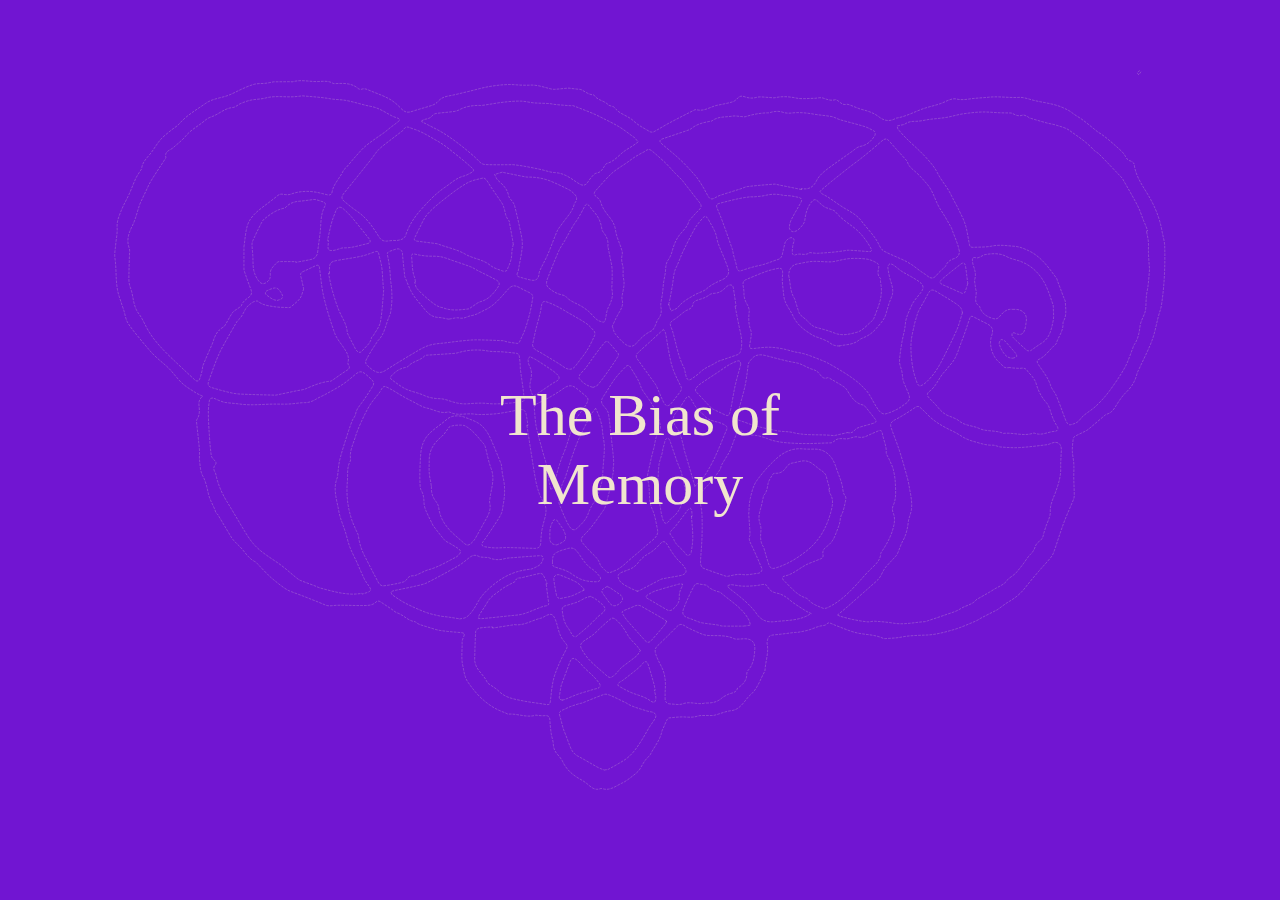
<file: index.html>
<!DOCTYPE html>
<html lang="en">
<head>
    <meta charset="UTF-8">
    <meta name="viewport" content="width=device-width, initial-scale=1.0">
    <title>The Bias of Memory</title>
    <link rel="stylesheet" href="style.css"> 

    <meta name="author" content="Saachi Mehta">
    <meta name="description" content="Critical Readings of Historical Documents">
    <link rel="icon" type="png" href="/Images/Favicon.png"></link>
</head>


<body>
    <div class="cover" onclick="this.classList.add('hidden')">
        <img src="/Images/beginning-flourish.svg" alt="flourish">
        <div class="cover-text">The Bias of<br> Memory</div>
    </div>

<div class="full-page">

    <div class="title-col"><div class="title-col-text">The Bias of Memory</div></div>

    <div class="main-content">
        <div class="header-img"><img src="/Images/image-forhomescreen.svg"></div>
            
        <div class="main-content-text">Friedrich Martens' "Voyage into Spitzberg and Greenland," a 17th-century travelogue documenting an Arctic expedition, serves as a critical lens through which to interrogate the very nature of historical documentation. This project emerges from a deep engagement with the archive—not as a neutral repository of facts, but as a contested space where power, perspective, and perception collide. By employing Saidiya Hartman's theory of critical fabulation, the work challenges the colonial gaze embedded in Martens' narrative, exposing the underlying mechanisms of erasure and control that shape historical storytelling.
            The research process itself became a profound meditation on the ethics of representation. Each archival exploration raised uncomfortable questions: Who has the right to tell these stories? How do we approach historical narratives without perpetuating the very extractive practices we seek to critique? Using the translucent medium of vellum, the project materializes these tensions, creating a visual metaphor for the layered, complex nature of historical interpretation. The transparency becomes a methodology—a way to simultaneously reveal and question, to make visible the margins and interstices of a narrative that once claimed absolute authority.
            At its core, this work is an act of radical reimagination. It seeks to deconstruct the colonial archive not through wholesale rejection, but through a feminist approach of empathy, care, and speculative storytelling. By carefully examining Martens' language, imagery, and underlying assumptions, the project opens up space for the voices that were systematically silenced—indigenous narratives, environmental relationships, and alternative ways of knowing that existed beyond the narrow European perspective of exploration and conquest.</div>
 
    </div>
    

    <div class="nav-bar-right">
        <div class="page-number"><a href="/pages/1-catalog-categorize/index.html">1</a></div>

        <div class="page-number"><a href="/pages/2-document-capture/index.html">2</a></div>

        <div class="page-number"><a href="/pages/3-illustrate-interpret/index.html">3</a></div>

        <div class="page-number"><a href="/pages/4-authority-archive/index.html">4</a></div>

        <div class="page-number"><a href="/pages/5-record-write/index.html">5</a></div>

        <div class="page-number"><a href="/pages/6-navigate-understand/index.html">6</a></div>

        <div class="page-number"><a href="/pages/7-singularview-exclusionary/index.html">7</a></div>

        <div class="page-number"><a href="/pages/8-explore-exploit/index.html">8</a></div>

        <div class="page-number"><a href="/pages/9-map-erase/index.html">9</a></div>
    </div>

   
    


</div>
<div class="doc-footer">Designed, Researched & Coded by Saachi M, for Type+Code, taught by GabrieL Drozdov, RISD 2024. </div>  

</body>
</html>
</file>
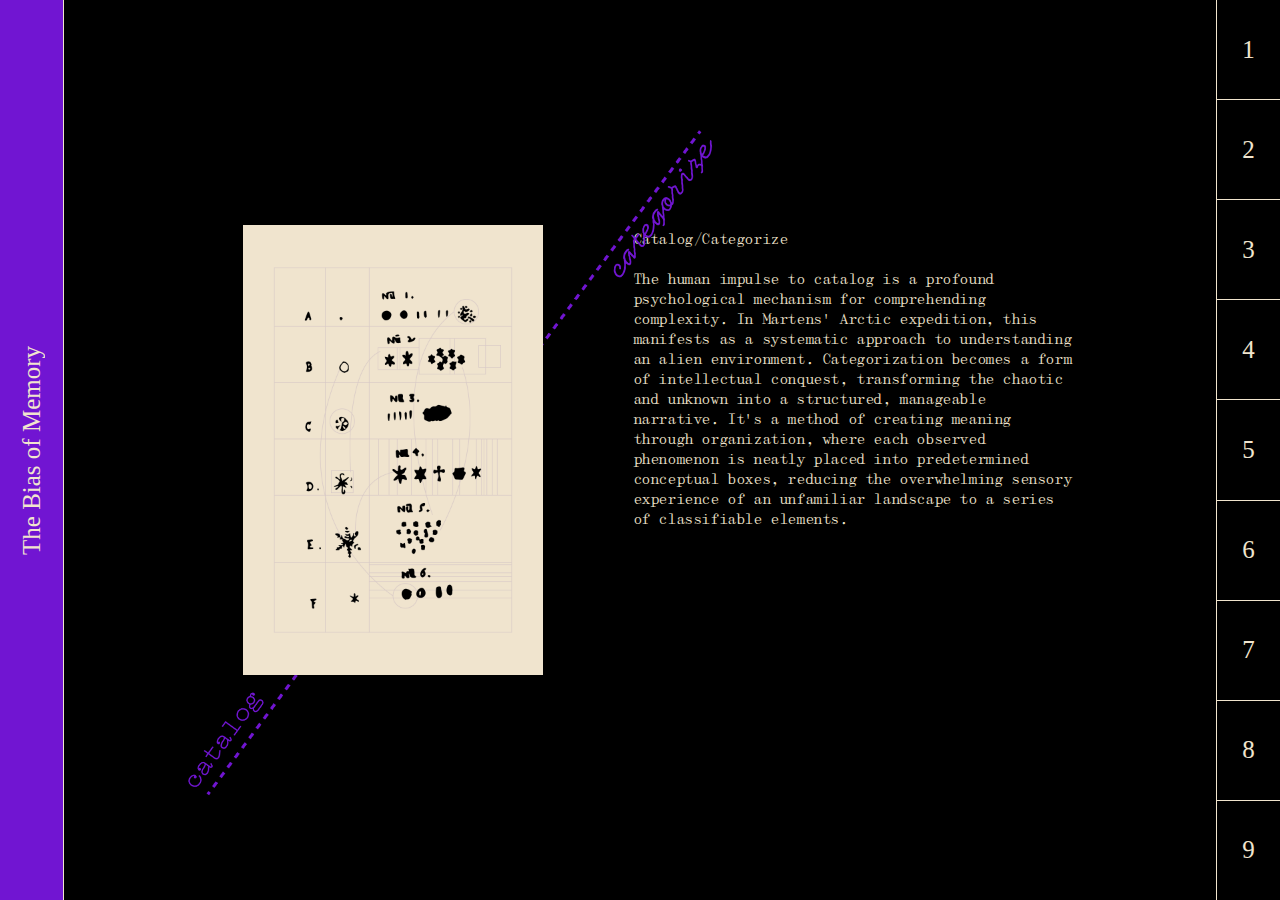
<file: pages/1-catalog-categorize/index.html>
<!DOCTYPE html>
<html lang="en">
<head>
    <meta charset="UTF-8">
    <meta name="viewport" content="width=device-width, initial-scale=1.0">
    <title>Catalog/Categorize</title>
    <!-- STYLE SHEET LINK -->
    <link rel="stylesheet" href="/style.css"> 

    <meta name="author" content="Saachi Mehta">
    <meta name="description" content="Critical Readings of Historical Documents">
    <link rel="icon" type="png" href="/Images/Favicon.png"></link>
</head>


<body>

   

<div class="full-page">

    <div class="title-col"><span class="title-col-text"><a href="/index.html">The Bias of Memory</a></span></div>

    <div class="main-content">
      
        
<div class="diagonal">
    <img src="/Images/catalog-categorize.png">
</div>

        <div class="card">
            <div class="card-inner">
                <div class="card-front">
                    <img src="/Images/Plates_1.png" alt="Catalog">
                </div>
                <div class="card-back">
                    <img src="/Images/Plates_1Back.png" alt="Categorize">
                </div>
            </div>
            </div>

            
       
    <div class="main-content-text">

        Catalog/Categorize
        <br>
        <br>
    
        The human impulse to catalog is a profound psychological mechanism for comprehending complexity. In Martens' Arctic expedition, this manifests as a systematic approach to understanding an alien environment. Categorization becomes a form of intellectual conquest, transforming the chaotic and unknown into a structured, manageable narrative. It's a method of creating meaning through organization, where each observed phenomenon is neatly placed into predetermined conceptual boxes, reducing the overwhelming sensory experience of an unfamiliar landscape to a series of classifiable elements.

    </div>
    </div>

    <div class="nav-bar-right">
        <div class="page-number"><a href="/pages/1-catalog-categorize/index.html">1</a></div>

        <div class="page-number"><a href="/pages/2-document-capture/index.html">2</a></div>

        <div class="page-number"><a href="/pages/3-illustrate-interpret/index.html">3</a></div>

        <div class="page-number"><a href="/pages/4-authority-archive/index.html">4</a></div>

        <div class="page-number"><a href="/pages/5-record-write/index.html">5</a></div>

        <div class="page-number"><a href="/pages/6-navigate-understand/index.html">6</a></div>

        <div class="page-number"><a href="/pages/7-singularview-exclusionary/index.html">7</a></div>

        <div class="page-number"><a href="/pages/8-explore-exploit/index.html">8</a></div>

        <div class="page-number"><a href="/pages/9-map-erase/index.html">9</a></div>
    </div>


    


</div>
         
</body>
</html>
</file>
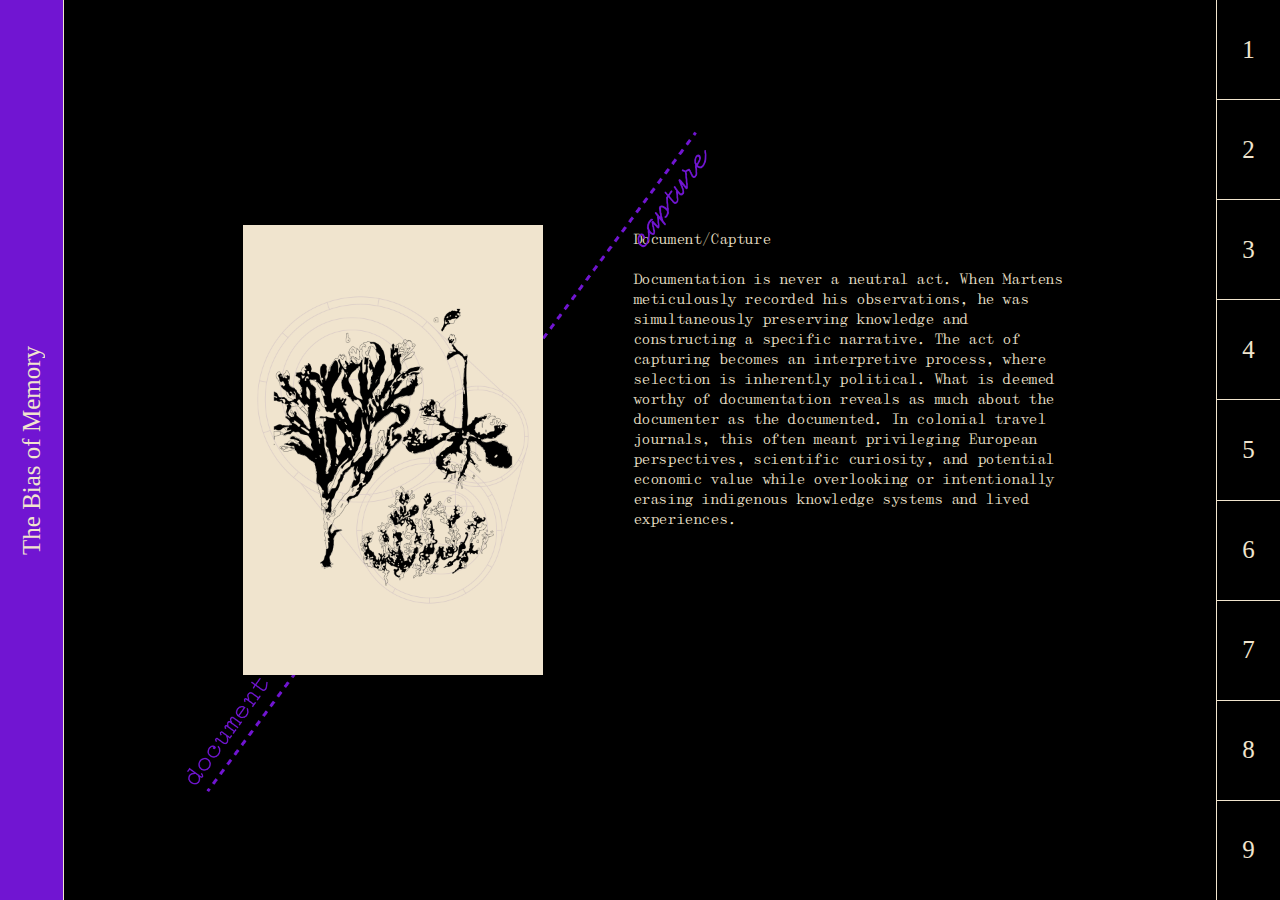
<file: pages/2-document-capture/index.html>
<!DOCTYPE html>
<html lang="en">
<head>
    <meta charset="UTF-8">
    <meta name="viewport" content="width=device-width, initial-scale=1.0">
    <title>Document/Capture</title>
    <link rel="stylesheet" href="/style.css"> 

    <meta name="author" content="Saachi Mehta">
    <meta name="description" content="Critical Readings of Historical Documents">
    <link rel="icon" type="png" href="/Images/Favicon.png"></link>
</head>


<body>

   

<div class="full-page">

    <div class="title-col"><span class="title-col-text"><a href="/index.html">The Bias of Memory</a></span></div>

    <div class="main-content">
      
        
    <div class="diagonal">
        <img src="/Images/2-document-capture.png">
    </div>

        <div class="card">
            <div class="card-inner">
                <div class="card-front">
                    <img src="/Images/Plates_2.png" alt="Document">
                </div>
                <div class="card-back">
                    <img src="/Images/Plates_2 Back.png" alt="Capture">
                </div>
            </div>
            </div>

            
       
    <div class="main-content-text">
        Document/Capture
        <br>
        <br>
    
        Documentation is never a neutral act. When Martens meticulously recorded his observations, he was simultaneously preserving knowledge and constructing a specific narrative. The act of capturing becomes an interpretive process, where selection is inherently political. What is deemed worthy of documentation reveals as much about the documenter as the documented. In colonial travel journals, this often meant privileging European perspectives, scientific curiosity, and potential economic value while overlooking or intentionally erasing indigenous knowledge systems and lived experiences.
    </div>
    </div>
    

    <div class="nav-bar-right">
        <div class="page-number"><a href="/pages/1-catalog-categorize/index.html">1</a></div>

        <div class="page-number"><a href="/pages/2-document-capture/index.html">2</a></div>

        <div class="page-number"><a href="/pages/3-illustrate-interpret/index.html">3</a></div>

        <div class="page-number"><a href="/pages/4-authority-archive/index.html">4</a></div>

        <div class="page-number"><a href="/pages/5-record-write/index.html">5</a></div>

        <div class="page-number"><a href="/pages/6-navigate-understand/index.html">6</a></div>

        <div class="page-number"><a href="/pages/7-singularview-exclusionary/index.html">7</a></div>

        <div class="page-number"><a href="/pages/8-explore-exploit/index.html">8</a></div>

        <div class="page-number"><a href="/pages/9-map-erase/index.html">9</a></div>
    </div>


    


</div>
         
</body>
</html>
</file>
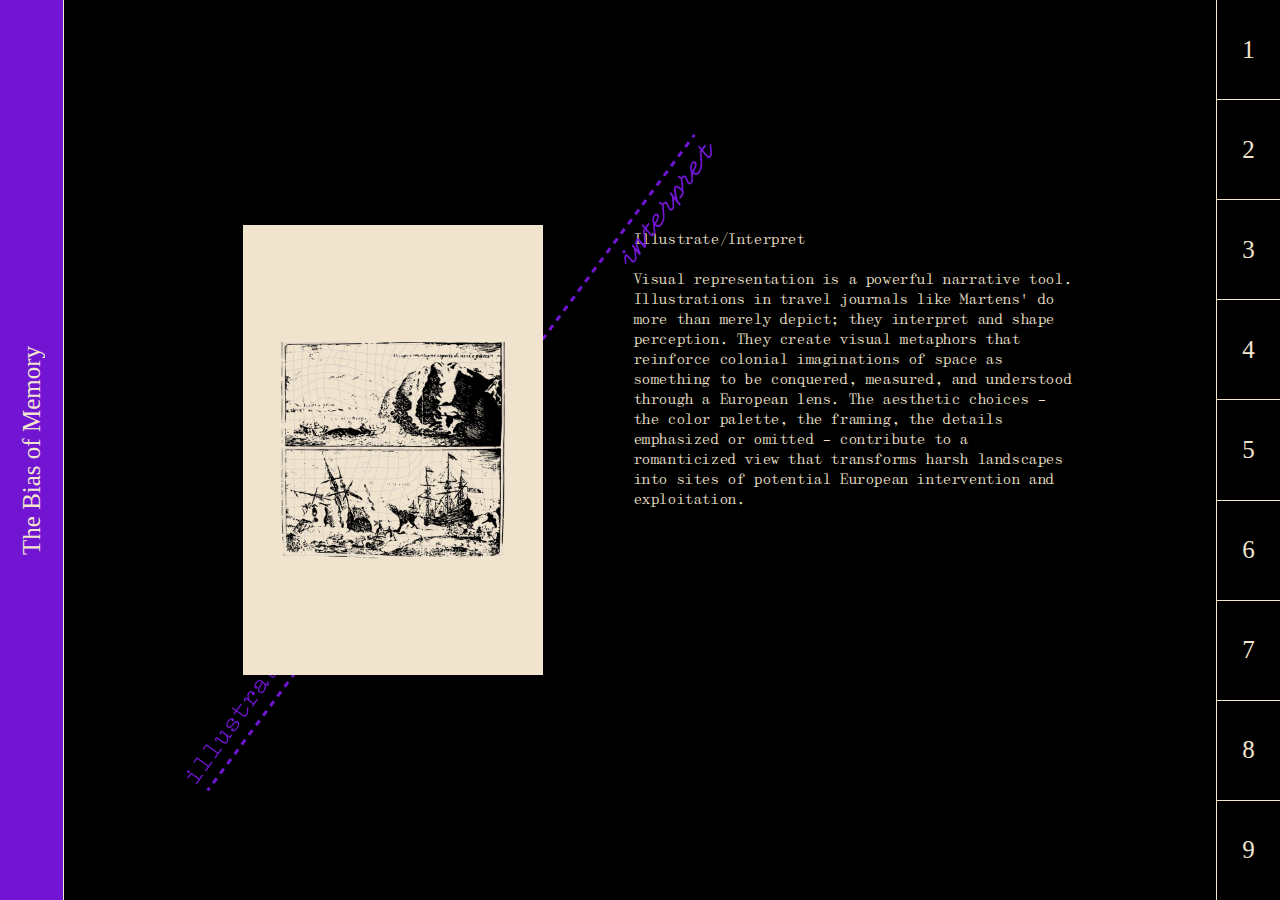
<file: pages/3-illustrate-interpret/index.html>
<!DOCTYPE html>
<html lang="en">
<head>
    <meta charset="UTF-8">
    <meta name="viewport" content="width=device-width, initial-scale=1.0">
    <title>Illustrate/Interpret</title>
    <link rel="stylesheet" href="/style.css"> 

    <meta name="author" content="Saachi Mehta">
    <meta name="description" content="Critical Readings of Historical Documents">
    <link rel="icon" type="png" href="/Images/Favicon.png"></link>
</head>


<body>

   

<div class="full-page">

    <div class="title-col"><span class="title-col-text"><a href="/index.html">The Bias of Memory</a></span></div>

    <div class="main-content">
      
        
    <div class="diagonal">
        <img src="/Images/3-illustrate-interpret.png">
    </div>

        <div class="card">
            <div class="card-inner">
                <div class="card-front">
                    <img src="/Images/Plates_3.png" alt="Illustrate">
                </div>
                <div class="card-back">
                    <img src="/Images/Plates_3 Back.png" alt="Interpret">
                </div>
            </div>
            </div>

            
       
    <div class="main-content-text">
        Illustrate/Interpret
<br>
<br>
Visual representation is a powerful narrative tool. Illustrations in travel journals like Martens' do more than merely depict; they interpret and shape perception. They create visual metaphors that reinforce colonial imaginations of space as something to be conquered, measured, and understood through a European lens. The aesthetic choices – the color palette, the framing, the details emphasized or omitted – contribute to a romanticized view that transforms harsh landscapes into sites of potential European intervention and exploitation.
    </div>
    </div>
    

    <div class="nav-bar-right">
        <div class="page-number"><a href="/pages/1-catalog-categorize/index.html">1</a></div>

        <div class="page-number"><a href="/pages/2-document-capture/index.html">2</a></div>

        <div class="page-number"><a href="/pages/3-illustrate-interpret/index.html">3</a></div>

        <div class="page-number"><a href="/pages/4-authority-archive/index.html">4</a></div>

        <div class="page-number"><a href="/pages/5-record-write/index.html">5</a></div>

        <div class="page-number"><a href="/pages/6-navigate-understand/index.html">6</a></div>

        <div class="page-number"><a href="/pages/7-singularview-exclusionary/index.html">7</a></div>

        <div class="page-number"><a href="/pages/8-explore-exploit/index.html">8</a></div>

        <div class="page-number"><a href="/pages/9-map-erase/index.html">9</a></div>
    </div>


    


</div>
         
</body>
</html>
</file>
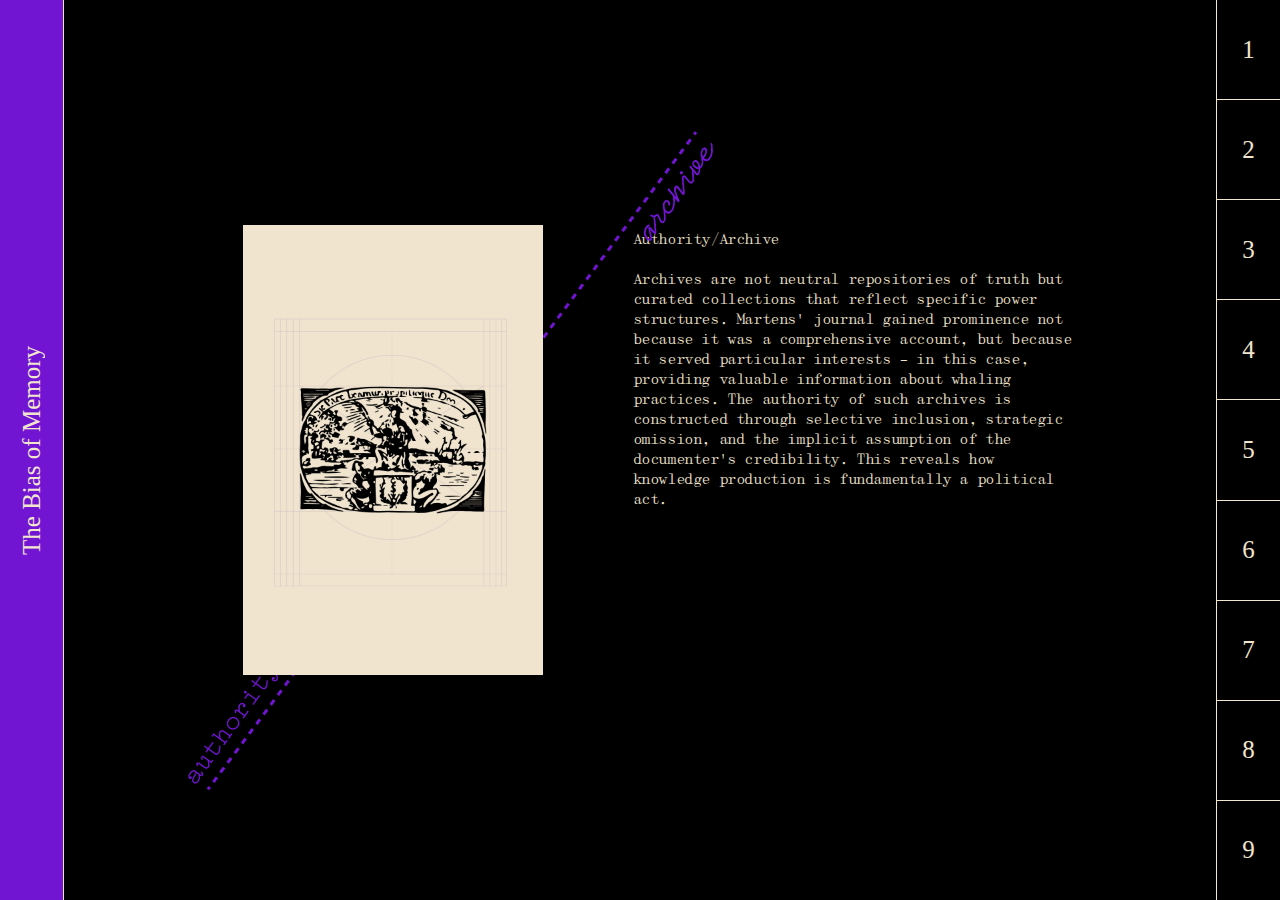
<file: pages/4-authority-archive/index.html>
<!DOCTYPE html>
<html lang="en">
<head>
    <meta charset="UTF-8">
    <meta name="viewport" content="width=device-width, initial-scale=1.0">
    <title>Authority/Archive</title>
    <link rel="stylesheet" href="/style.css"> 

    <meta name="author" content="Saachi Mehta">
    <meta name="description" content="Critical Readings of Historical Documents">
    <link rel="icon" type="png" href="/Images/Favicon.png"></link>
</head>


<body>

   

<div class="full-page">

    <div class="title-col"><span class="title-col-text"><a href="/index.html">The Bias of Memory</a></span></div>

    <div class="main-content">
      
        
    <div class="diagonal">
        <img src="/Images/4-authority-archive.png">
    </div>

        <div class="card">
            <div class="card-inner">
                <div class="card-front">
                    <img src="/Images/Plates_4.png" alt="Authority">
                </div>
                <div class="card-back">
                    <img src="/Images/Plates_4Back.png" alt="Archive">
                </div>
            </div>
            </div>

            
       
    <div class="main-content-text">
        Authority/Archive
        <br>
        <br>
    
        Archives are not neutral repositories of truth but curated collections that reflect specific power structures. Martens' journal gained prominence not because it was a comprehensive account, but because it served particular interests – in this case, providing valuable information about whaling practices. The authority of such archives is constructed through selective inclusion, strategic omission, and the implicit assumption of the documenter's credibility. This reveals how knowledge production is fundamentally a political act.
    </div>
    </div>
    

    <div class="nav-bar-right">
        <div class="page-number"><a href="/pages/1-catalog-categorize/index.html">1</a></div>

        <div class="page-number"><a href="/pages/2-document-capture/index.html">2</a></div>

        <div class="page-number"><a href="/pages/3-illustrate-interpret/index.html">3</a></div>

        <div class="page-number"><a href="/pages/4-authority-archive/index.html">4</a></div>

        <div class="page-number"><a href="/pages/5-record-write/index.html">5</a></div>

        <div class="page-number"><a href="/pages/6-navigate-understand/index.html">6</a></div>

        <div class="page-number"><a href="/pages/7-singularview-exclusionary/index.html">7</a></div>

        <div class="page-number"><a href="/pages/8-explore-exploit/index.html">8</a></div>

        <div class="page-number"><a href="/pages/9-map-erase/index.html">9</a></div>
    </div>


    


</div>
         
</body>
</html>
</file>
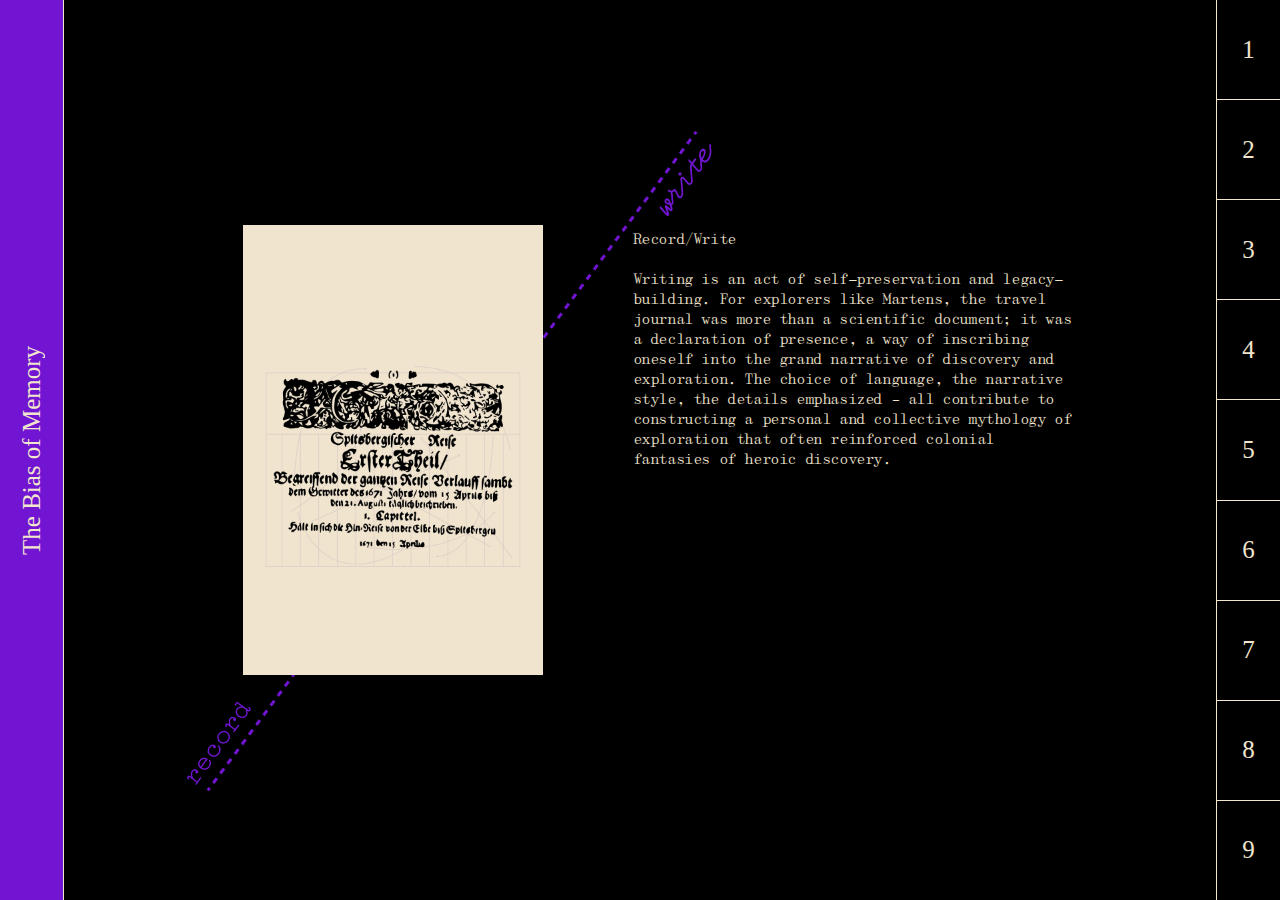
<file: pages/5-record-write/index.html>
<!DOCTYPE html>
<html lang="en">
<head>
    <meta charset="UTF-8">
    <meta name="viewport" content="width=device-width, initial-scale=1.0">
    <title>Record/Write</title>
    <link rel="stylesheet" href="/style.css"> 

    <meta name="author" content="Saachi Mehta">
    <meta name="description" content="Critical Readings of Historical Documents">
    <link rel="icon" type="png" href="/Images/Favicon.png"></link>
</head>


<body>

   

<div class="full-page">

    <div class="title-col"><span class="title-col-text"><a href="/index.html">The Bias of Memory</a></span></div>

    <div class="main-content">
      
        
    <div class="diagonal">
        <img src="/Images/5-record-write.png">
    </div>

        <div class="card">
            <div class="card-inner">
                <div class="card-front">
                    <img src="/Images/Plates_5.png" alt="Record">
                </div>
                <div class="card-back">
                    <img src="/Images/Plates_5Back.png" alt="Write">
                </div>
            </div>
            </div>

            
       
    <div class="main-content-text">
        Record/Write
        <br>
        <br>
    
        Writing is an act of self-preservation and legacy-building. For explorers like Martens, the travel journal was more than a scientific document; it was a declaration of presence, a way of inscribing oneself into the grand narrative of discovery and exploration. The choice of language, the narrative style, the details emphasized – all contribute to constructing a personal and collective mythology of exploration that often reinforced colonial fantasies of heroic discovery.
    </div>
    </div>
    

    <div class="nav-bar-right">
        <div class="page-number"><a href="/pages/1-catalog-categorize/index.html">1</a></div>

        <div class="page-number"><a href="/pages/2-document-capture/index.html">2</a></div>

        <div class="page-number"><a href="/pages/3-illustrate-interpret/index.html">3</a></div>

        <div class="page-number"><a href="/pages/4-authority-archive/index.html">4</a></div>

        <div class="page-number"><a href="/pages/5-record-write/index.html">5</a></div>

        <div class="page-number"><a href="/pages/6-navigate-understand/index.html">6</a></div>

        <div class="page-number"><a href="/pages/7-singularview-exclusionary/index.html">7</a></div>

        <div class="page-number"><a href="/pages/8-explore-exploit/index.html">8</a></div>

        <div class="page-number"><a href="/pages/9-map-erase/index.html">9</a></div>
    </div>


    


</div>
         
</body>
</html>
</file>
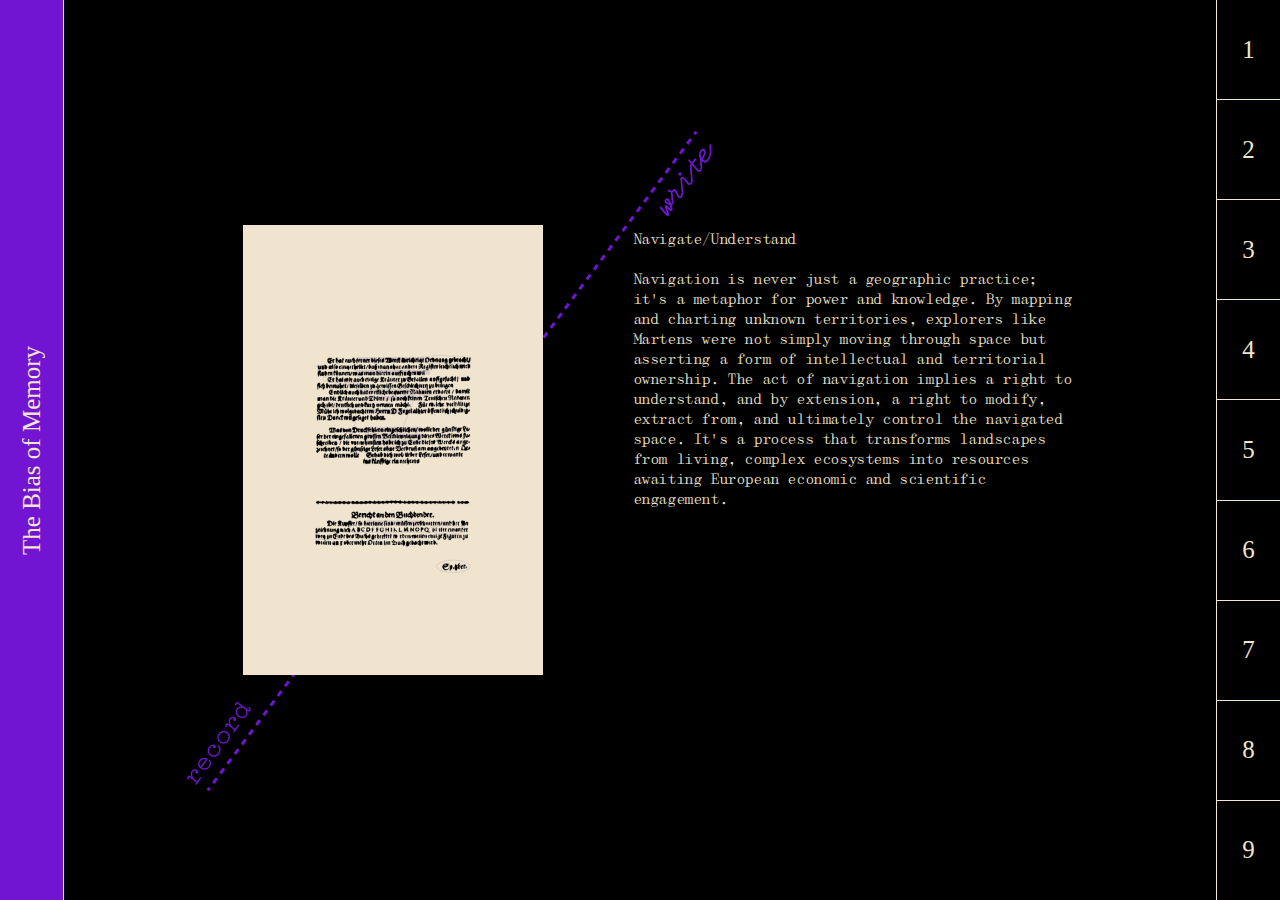
<file: pages/6-navigate-understand/index.html>
<!DOCTYPE html>
<html lang="en">
<head>
    <meta charset="UTF-8">
    <meta name="viewport" content="width=device-width, initial-scale=1.0">
    <title>Navigate/Understand</title>
    <link rel="stylesheet" href="/style.css"> 

    <meta name="author" content="Saachi Mehta">
    <meta name="description" content="Critical Readings of Historical Documents">
    <link rel="icon" type="png" href="/Images/Favicon.png"></link>
</head>


<body>

   

<div class="full-page">

    <div class="title-col"><span class="title-col-text"><a href="/index.html">The Bias of Memory</a></span></div>

    <div class="main-content">
      
        
    <div class="diagonal">
        <img src="/Images/5-record-write.png">
    </div>

        <div class="card">
            <div class="card-inner">
                <div class="card-front">
                    <img src="/Images/Plates_6.png" alt="Navigate">
                </div>
                <div class="card-back">
                    <img src="/Images/Plates_6Back.png" alt="Understand">
                </div>
            </div>
            </div>

            
       
    <div class="main-content-text">
        Navigate/Understand
        <br>
        <br>
    
        Navigation is never just a geographic practice; it's a metaphor for power and knowledge. By mapping and charting unknown territories, explorers like Martens were not simply moving through space but asserting a form of intellectual and territorial ownership. The act of navigation implies a right to understand, and by extension, a right to modify, extract from, and ultimately control the navigated space. It's a process that transforms landscapes from living, complex ecosystems into resources awaiting European economic and scientific engagement.
    </div>
    </div>
    

    <div class="nav-bar-right">
        <div class="page-number"><a href="/pages/1-catalog-categorize/index.html">1</a></div>

        <div class="page-number"><a href="/pages/2-document-capture/index.html">2</a></div>

        <div class="page-number"><a href="/pages/3-illustrate-interpret/index.html">3</a></div>

        <div class="page-number"><a href="/pages/4-authority-archive/index.html">4</a></div>

        <div class="page-number"><a href="/pages/5-record-write/index.html">5</a></div>

        <div class="page-number"><a href="/pages/6-navigate-understand/index.html">6</a></div>

        <div class="page-number"><a href="/pages/7-singularview-exclusionary/index.html">7</a></div>

        <div class="page-number"><a href="/pages/8-explore-exploit/index.html">8</a></div>

        <div class="page-number"><a href="/pages/9-map-erase/index.html">9</a></div>
    </div>


    


</div>
         
</body>
</html>
</file>
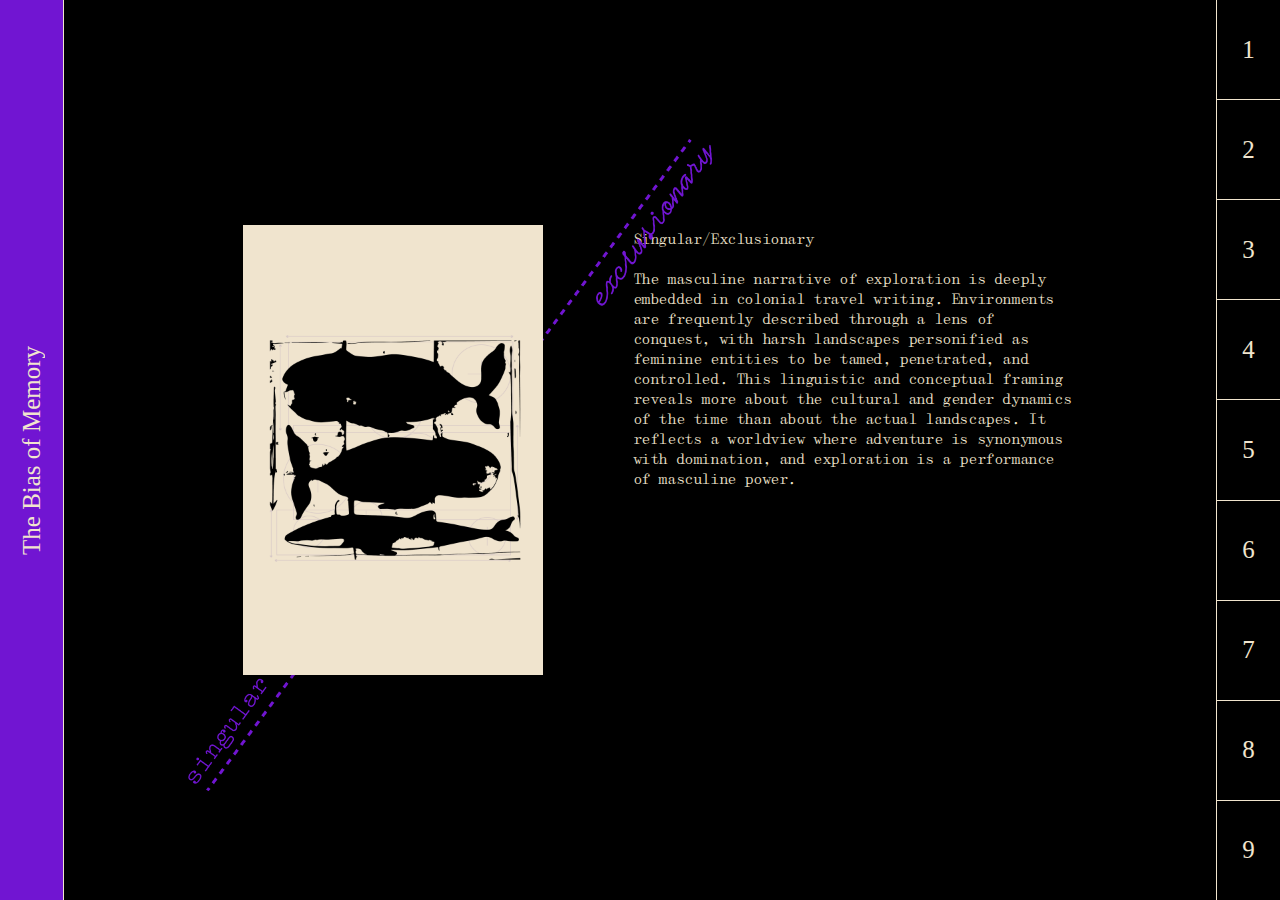
<file: pages/7-singularview-exclusionary/index.html>
<!DOCTYPE html>
<html lang="en">
<head>
    <meta charset="UTF-8">
    <meta name="viewport" content="width=device-width, initial-scale=1.0">
    <title>Singular/Exclusionary</title>
    <link rel="stylesheet" href="/style.css"> 

    <meta name="author" content="Saachi Mehta">
    <meta name="description" content="Critical Readings of Historical Documents">
    <link rel="icon" type="png" href="/Images/Favicon.png"></link>
</head>


<body>

   

<div class="full-page">

    <div class="title-col"><span class="title-col-text"><a href="/index.html">The Bias of Memory</a></span></div>

    <div class="main-content">
      
        
    <div class="diagonal">
        <img src="/Images/7-singular-exclusionary.png">
    </div>

        <div class="card">
            <div class="card-inner">
                <div class="card-front">
                    <img src="/Images/Plates_7.png" alt="Singular">
                </div>
                <div class="card-back">
                    <img src="/Images/Plates_7Back.png" alt="Exclusionary">
                </div>
            </div>
            </div>

            
       
    <div class="main-content-text">
        Singular/Exclusionary
        <br>
        <br>
    
        The masculine narrative of exploration is deeply embedded in colonial travel writing. Environments are frequently described through a lens of conquest, with harsh landscapes personified as feminine entities to be tamed, penetrated, and controlled. This linguistic and conceptual framing reveals more about the cultural and gender dynamics of the time than about the actual landscapes. It reflects a worldview where adventure is synonymous with domination, and exploration is a performance of masculine power.
    </div>
    </div>
    

    <div class="nav-bar-right">
        <div class="page-number"><a href="/pages/1-catalog-categorize/index.html">1</a></div>

        <div class="page-number"><a href="/pages/2-document-capture/index.html">2</a></div>

        <div class="page-number"><a href="/pages/3-illustrate-interpret/index.html">3</a></div>

        <div class="page-number"><a href="/pages/4-authority-archive/index.html">4</a></div>

        <div class="page-number"><a href="/pages/5-record-write/index.html">5</a></div>

        <div class="page-number"><a href="/pages/6-navigate-understand/index.html">6</a></div>

        <div class="page-number"><a href="/pages/7-singularview-exclusionary/index.html">7</a></div>

        <div class="page-number"><a href="/pages/8-explore-exploit/index.html">8</a></div>

        <div class="page-number"><a href="/pages/9-map-erase/index.html">9</a></div>
    </div>


    


</div>
         
</body>
</html>
</file>
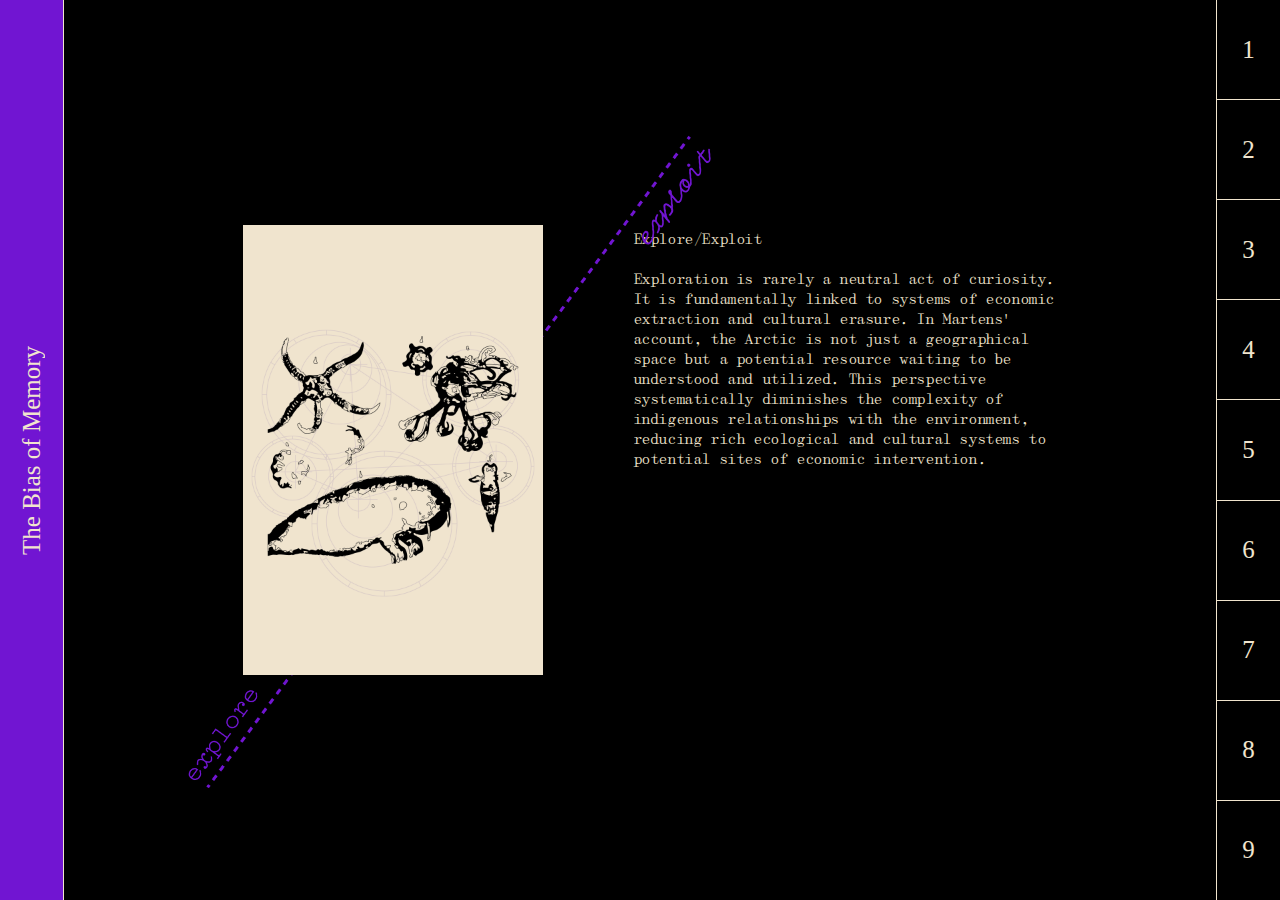
<file: pages/8-explore-exploit/index.html>
<!DOCTYPE html>
<html lang="en">
<head>
    <meta charset="UTF-8">
    <meta name="viewport" content="width=device-width, initial-scale=1.0">
    <title>Explore/Exploit</title>
    <link rel="stylesheet" href="/style.css"> 

    <meta name="author" content="Saachi Mehta">
    <meta name="description" content="Critical Readings of Historical Documents">
    <link rel="icon" type="png" href="/Images/Favicon.png"></link>
</head>


<body>

   

<div class="full-page">

    <div class="title-col"><span class="title-col-text"><a href="/index.html">The Bias of Memory</a></span></div>

    <div class="main-content">
      
        
    <div class="diagonal">
        <img src="/Images/8-explore-exploit.png">
    </div>

        <div class="card">
            <div class="card-inner">
                <div class="card-front">
                    <img src="/Images/Plates_8.png" alt="Explore">
                </div>
                <div class="card-back">
                    <img src="/Images/Plates_8Back.png" alt="Exploit">
                </div>
            </div>
            </div>

            
       
    <div class="main-content-text">
        Explore/Exploit
        <br>
        <br>
    
        
Exploration is rarely a neutral act of curiosity. It is fundamentally linked to systems of economic extraction and cultural erasure. In Martens' account, the Arctic is not just a geographical space but a potential resource waiting to be understood and utilized. This perspective systematically diminishes the complexity of indigenous relationships with the environment, reducing rich ecological and cultural systems to potential sites of economic intervention.
    </div>
    </div>
    

    <div class="nav-bar-right">
        <div class="page-number"><a href="/pages/1-catalog-categorize/index.html">1</a></div>

        <div class="page-number"><a href="/pages/2-document-capture/index.html">2</a></div>

        <div class="page-number"><a href="/pages/3-illustrate-interpret/index.html">3</a></div>

        <div class="page-number"><a href="/pages/4-authority-archive/index.html">4</a></div>

        <div class="page-number"><a href="/pages/5-record-write/index.html">5</a></div>

        <div class="page-number"><a href="/pages/6-navigate-understand/index.html">6</a></div>

        <div class="page-number"><a href="/pages/7-singularview-exclusionary/index.html">7</a></div>

        <div class="page-number"><a href="/pages/8-explore-exploit/index.html">8</a></div>

        <div class="page-number"><a href="/pages/9-map-erase/index.html">9</a></div>
    </div>


    


</div>
         
</body>
</html>
</file>
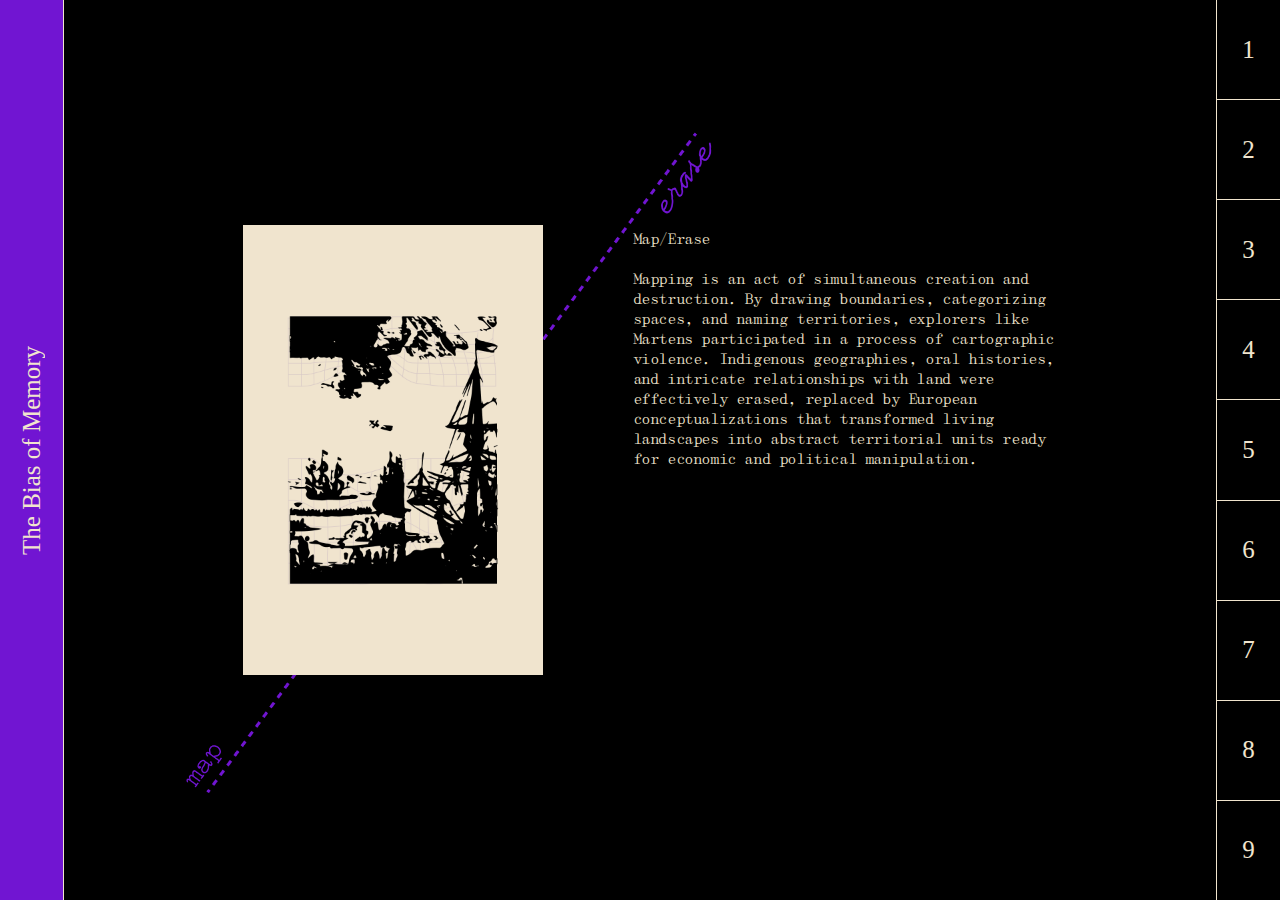
<file: pages/9-map-erase/index.html>
<!DOCTYPE html>
<html lang="en">
<head>
    <meta charset="UTF-8">
    <meta name="viewport" content="width=device-width, initial-scale=1.0">
    <title>Map/Erase</title>
    <link rel="stylesheet" href="/style.css"> 

    <meta name="author" content="Saachi Mehta">
    <meta name="description" content="Critical Readings of Historical Documents">
    <link rel="icon" type="png" href="/Images/Favicon.png"></link>
</head>


<body>

   

<div class="full-page">

    <div class="title-col"><span class="title-col-text"><a href="/index.html">The Bias of Memory</a></span></div>

    <div class="main-content">
      
        
    <div class="diagonal">
        <img src="/Images/9-map-erase.png">
    </div>

        <div class="card">
            <div class="card-inner">
                <div class="card-front">
                    <img src="/Images/Plates_9.png" alt="Map">
                </div>
                <div class="card-back">
                    <img src="/Images/Plates_9Back.png" alt="Erase">
                </div>
            </div>
            </div>

            
       
    <div class="main-content-text">
        Map/Erase
        <br>
        <br>
    
        Mapping is an act of simultaneous creation and destruction. By drawing boundaries, categorizing spaces, and naming territories, explorers like Martens participated in a process of cartographic violence. Indigenous geographies, oral histories, and intricate relationships with land were effectively erased, replaced by European conceptualizations that transformed living landscapes into abstract territorial units ready for economic and political manipulation.
    </div>
    </div>
    

    <div class="nav-bar-right">
        <div class="page-number"><a href="/pages/1-catalog-categorize/index.html">1</a></div>

        <div class="page-number"><a href="/pages/2-document-capture/index.html">2</a></div>

        <div class="page-number"><a href="/pages/3-illustrate-interpret/index.html">3</a></div>

        <div class="page-number"><a href="/pages/4-authority-archive/index.html">4</a></div>

        <div class="page-number"><a href="/pages/5-record-write/index.html">5</a></div>

        <div class="page-number"><a href="/pages/6-navigate-understand/index.html">6</a></div>

        <div class="page-number"><a href="/pages/7-singularview-exclusionary/index.html">7</a></div>

        <div class="page-number"><a href="/pages/8-explore-exploit/index.html">8</a></div>

        <div class="page-number"><a href="/pages/9-map-erase/index.html">9</a></div>
    </div>


    


</div>
         
</body>
</html>
</file>
<file: style.css>
* {
    margin: 0;
    padding: 0;
    box-sizing: border-box;
    outline: none;
    border: none;
}

html, body {
    max-width: 100%;
    overflow-x: hidden;
    background-color: black;
}

.pixel-font {
    font-family: "pf-pixelscript", sans-serif;
    font-weight: 400;
    font-style: normal;
}

@font-face {
    font-family: "louise", serif;
    src: url("/Fonts/Louise-Regular.otf") format("opentype");
}

@font-face {
    font-family: "director-reg" ;
    src: url("/Fonts/Director-Regular.otf") format("opentype");
}

@font-face {
    font-family: "director-light" ;
    src: url("/Fonts/Director-Light.otf") format("opentype");
}

.director-reg{
    display: flex;
    font-family: "director-reg" ;
    color: #7115D2;
}

.full-page {
    display: flex;
    flex-direction: column;
    justify-content: center;
    align-items: center;
    height: 100vh;
    width: 100vw;
    margin: 0;
    padding: 0;
    overflow: hidden;
}

.cover {
    position: fixed;
    top: 0;
    left: 0;
    width: 100%;
    height: 100%;
    background-color: #7115D2;
    display: flex;
    justify-content: center;
    align-items: center;
    color: #F1E5CE;
    font-family: "louise", serif;
    font-size: 60px;
    cursor: pointer;
    z-index: 1000;
    transition: opacity 2s ease;
}

.cover img {
    position: absolute;
    top: 70px;
    left: 0;
    width: 100vw;
    height: 80vh;
    object-fit: contain;
    justify-content: center;
    align-items: center;
    z-index: 1;
}

.cover-text {
    position: relative;
    z-index: 2;
    text-align: center;
    padding: 0 20px;
}


.hidden {
    opacity: 0;
    pointer-events: none;
}

/* TITLE BAR */
.title-col {
    display: flex;
    flex-direction: column;
    width: 100%;
    height: 50px;
    border-bottom: 1px solid #F1E5CE;
    background-color: black;
    align-items: center;
    justify-content: center;
}

.title-col-text {
    font-family: "louise", serif;
    font-weight: 400;
    font-style: normal;
    font-size: 25px;
    color: #F1E5CE;
    text-align: center;
}

.title-col:hover {
    background-color: #7115D2;
    animation: opacity 1s ease;
}

.title-col:active {
    background-color: #7115D2;
}
/* TITLE BAR END*/

/* RIGHT NAVIGATION BAR */
.nav-bar-right {
    display: flex;
    flex-direction: row;
    justify-content: space-between;
    width: 100%;
    height: 50px;
    border-top: 1px solid #F1E5CE;
    z-index: 1;
    background-color: black;
}

.page-number {
    display: flex;
    flex: 1;
    border-right: 1px solid #F1E5CE;
    font-family: "louise", serif;
    font-size: 15px;
    color: #F1E5CE;
    justify-content: center;
    align-items: center;
    transition: 0.3s;
}

.page-number:last-child {
    border-right: none;
}

.page-number:hover {
    background-color: #7115D2;
}

.page-number:active {
    background-color:#F1E5CE;
}
/* RIGHT NAVIGATION BAR DONE */

.main-content {
    display: flex;
    flex-direction: column;
    width: 100%;
    height: calc(100vh - 100px); /* Subtract height of title and nav bars */
    /* gap: 10px; */
    background-color: black;
    align-items: center;
    justify-content: center;
    flex-direction: column;
}


.header-img{
    display:flex;
    width: 50vw;
    height: 80vh;
    left:-100px;
}

.main-content-text{
    display: flex;
    flex-direction: column;
    height: 500px;
    font-family: "director-light", serif;
    font-size: 14px;
    line-height: 20px;
    letter-spacing: -0.1em;
    text-align: left;
    color: #F1E5CE;
    padding: 30px;
    margin: 0px;
    max-width: 400px;
    overflow: auto;
}



a{
    color: #F1E5CE;
    text-decoration: none;
}

a:hover{
    color: black;
    text-decoration: none;
}

a:active{
    color: #7115D2;
    text-decoration: none;
}
.diagonal{
    position: absolute;
    z-index: 1;
    height: 40vh;
    width: 100vw;
    top: 65px;
    /* transform: rotate(); */
}

/* FOR IMAGE PLATE */
.card {
    display: flex;
    margin: 15px;
    width: 80%;
    height: 450px;
    perspective: 1000px;
    align-items: center;
    justify-content: center;
    min-width: 300px;
    margin-right: 10px;
}

.card-inner {
    position: relative;
    width: 100%;
    height: 100%;
    text-align: center;
    transition: transform 0.8s;
    transform-style: preserve-3d;
    cursor: pointer;
}

.card:hover .card-inner {
    transform: rotateY(180deg);
}

.card-front, .card-back {
    position: absolute;
    width: 100%;
    height: 100%;
    backface-visibility: hidden;
    box-shadow: 0 4px 8px rgba(0,0,0,0.1);
    overflow: hidden;
}

.card-back {
    transform: rotateY(180deg);
}

img {
    width: 100%;
    height: 100%;
    object-fit: contain;
}

.doc-footer{
    position: absolute;
    width: 100vw;
    height: 10px;
    left: 500px;
    color: #7115D2;
    font-family: "director-light";
    font-size:7px;
    bottom: 10px;
}

/* Desktop SIZE */
@media (min-width: 1024px) 
{
    .full-page {
        flex-direction: row;
    }

    .title-col {
        flex-direction: column;
        width: 5%;
        height: 100vh;
        border-right: 1px solid #F1E5CE;
        border-bottom: none;
  
    }

    .title-col-text {
        writing-mode: vertical-rl;
        transform: rotate(180deg);
    }
    
    .title-col:hover {
        background-color: #7115D2;
        z-index: 2;
    }
    
    .title-col:active {
        background-color: #7115D2;
        z-index: 2;
    }
    .nav-bar-right {
        flex-direction: column;
        width: 5%;
        height: 100vh;
        border-left: 1px solid #F1E5CE;
        border-top: none;
    }

    .page-number {
        border-right: none;
        font-size: 25px;
        border-bottom: 1px solid #F1E5CE;
    }

    .page-number:last-child {
        border-bottom: none;
    }
    
    .main-content {
        width: 90%;
        height: 100vh;
        flex-direction: row;
    }

    .header-img{
        left:-50px;
    }
    .card {
        width: 30%;
        min-width: 400px;
    }

    .main-content-text {
       min-width: 500px;
    }

    .diagonal{
        position: absolute;
        z-index: 0;
        height: 90vh;
        width: 40vw;
        left:200px;
        top: 60px;
        transform: rotate(5deg);
    }
}
</file>
